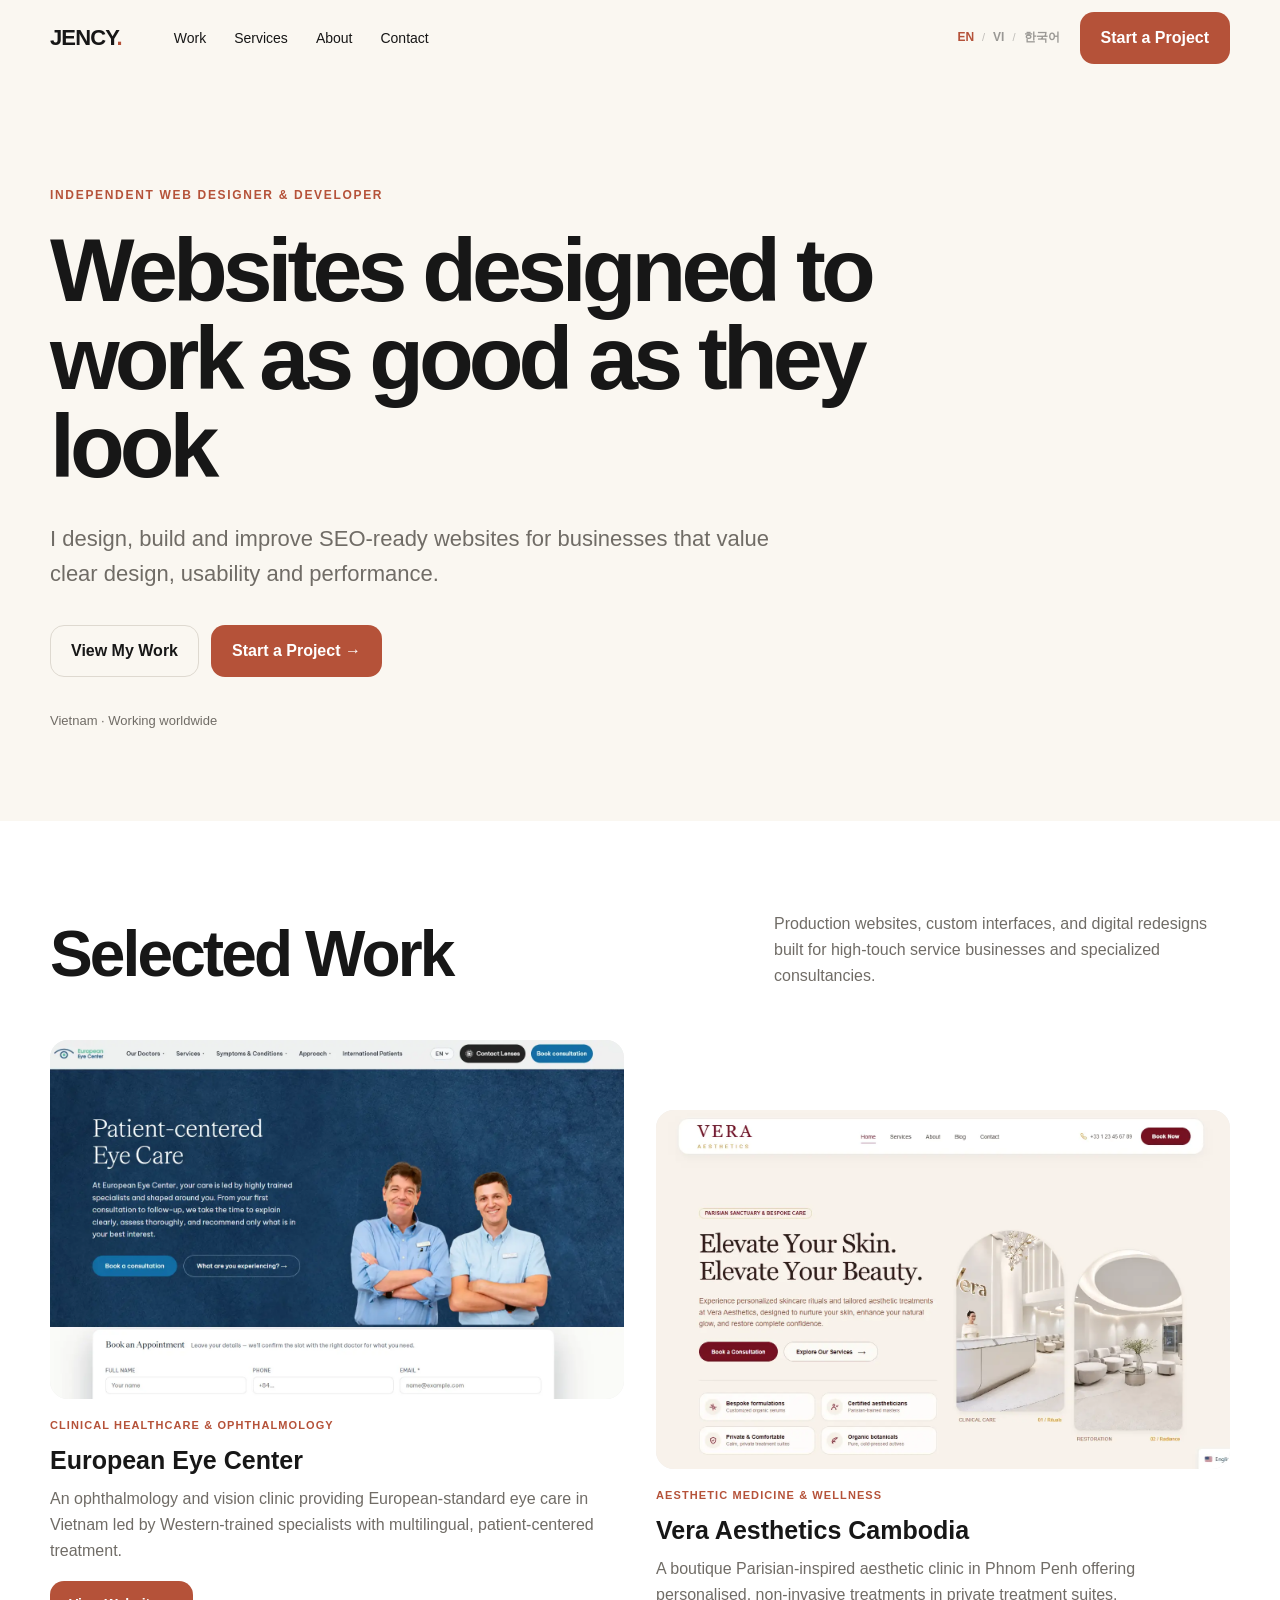
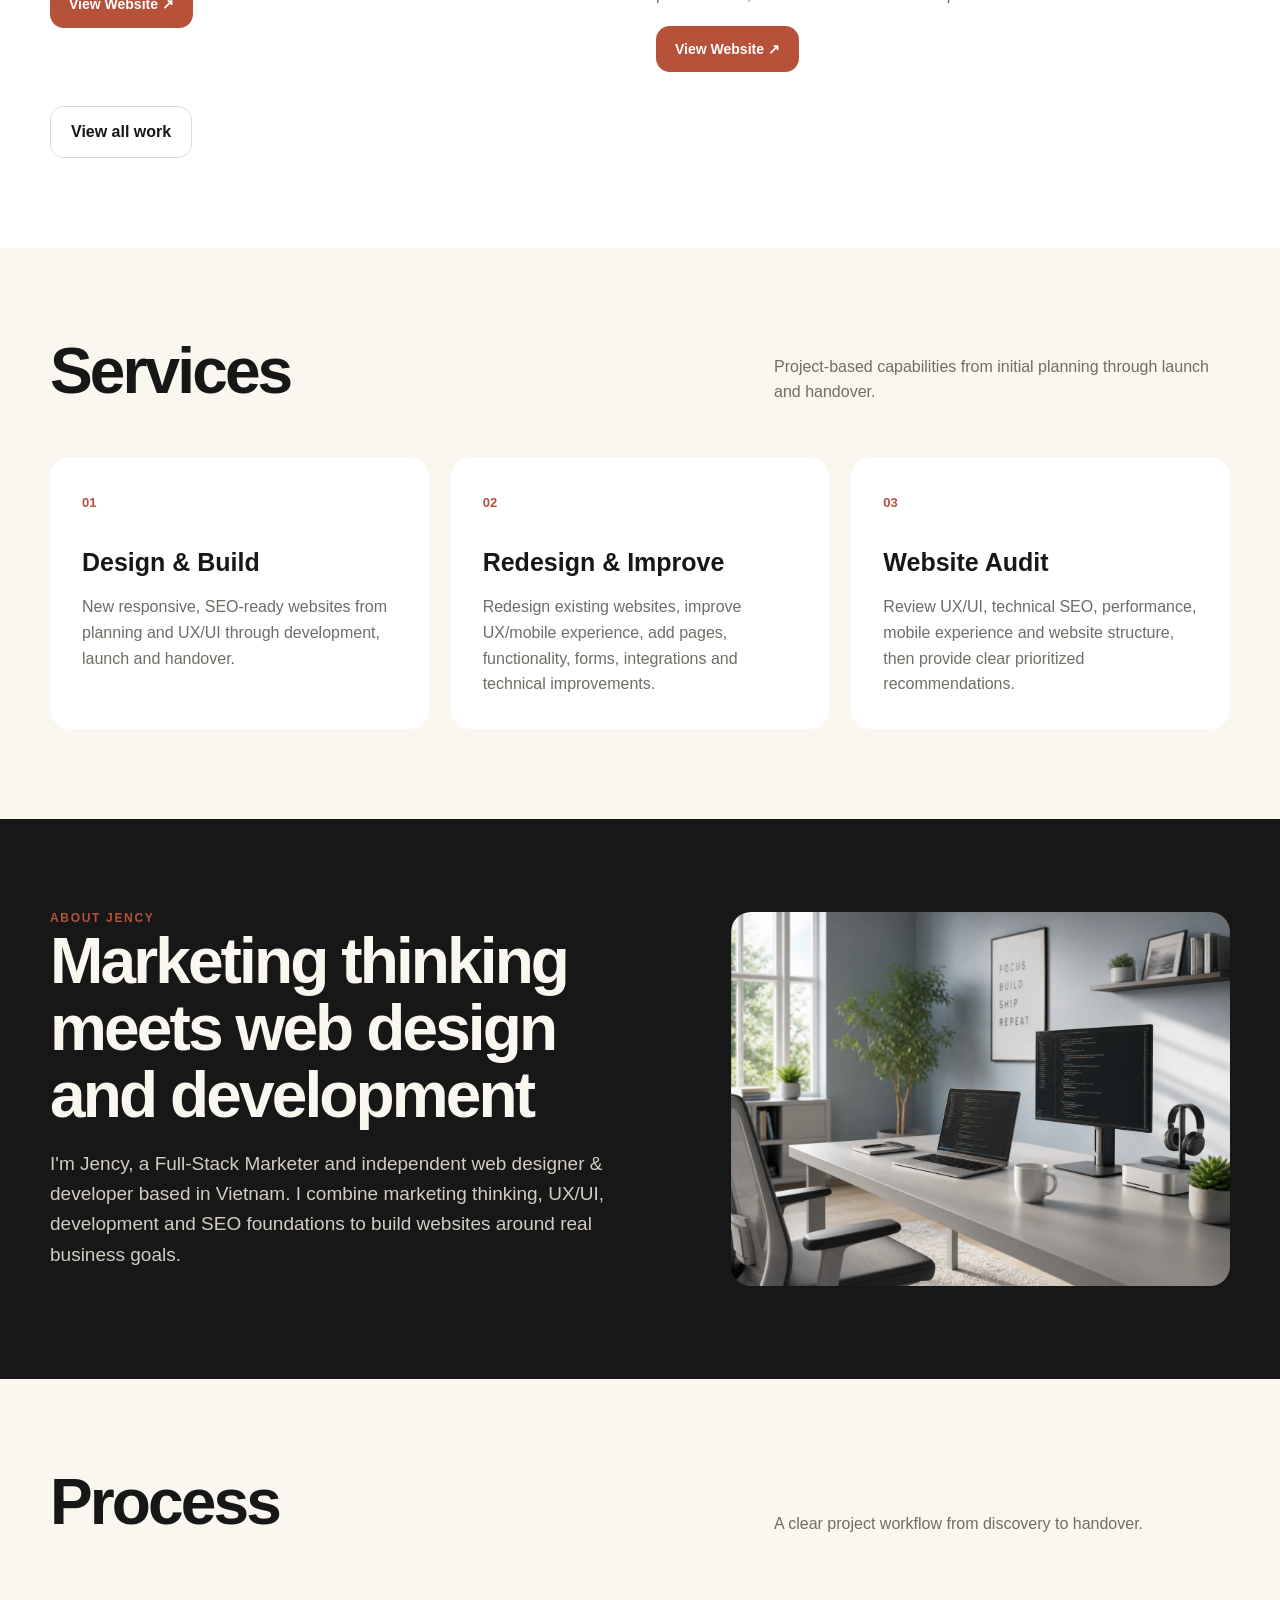
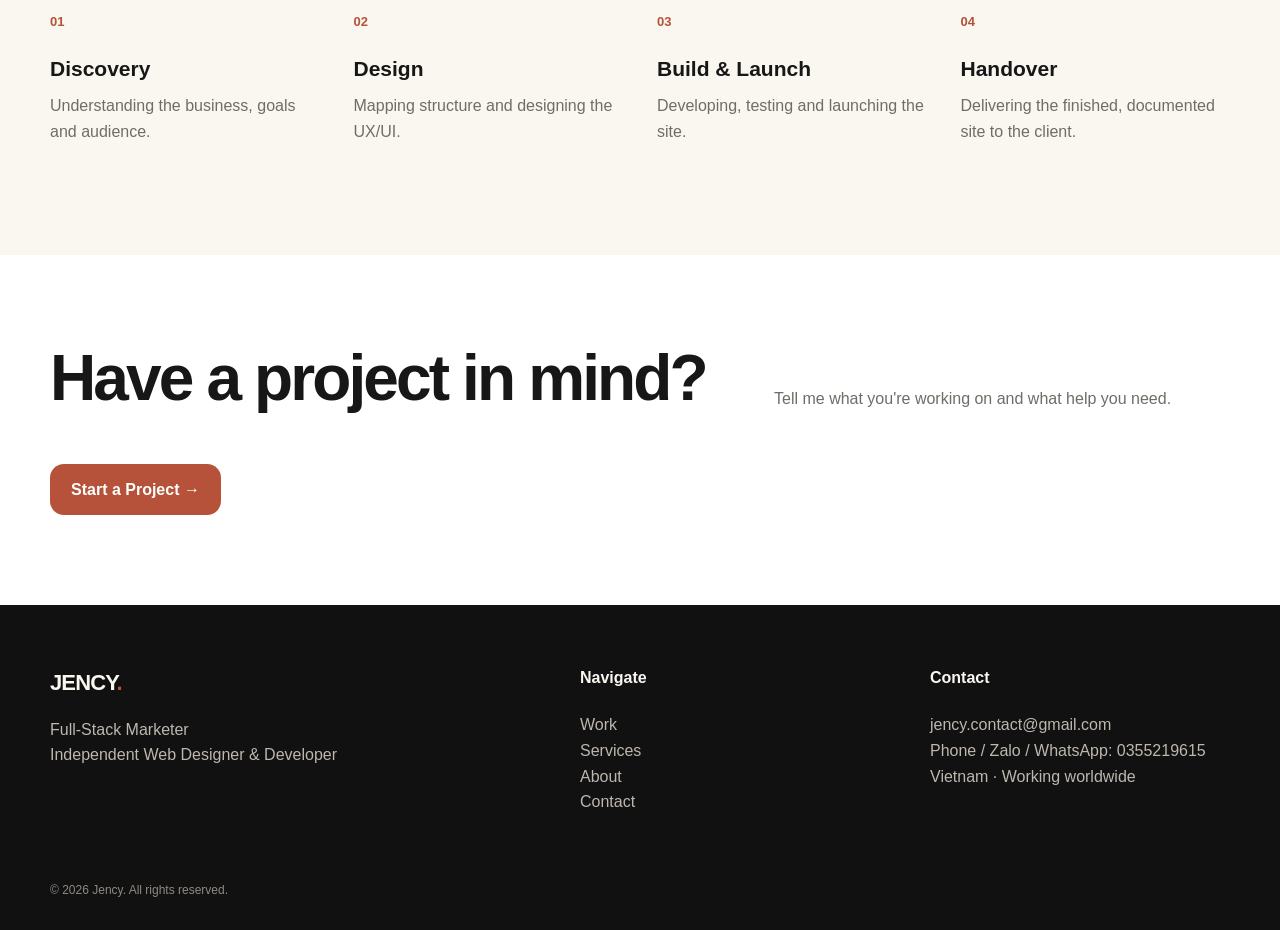
<file: index.html>
<!DOCTYPE html>

<html lang="en">
<head>
<meta charset="utf-8"/>
<meta content="width=device-width,initial-scale=1" name="viewport"/>
<title>Jency | Web Designer &amp; Developer</title>
<meta content="Jency — Full-Stack Marketer and Independent Web Designer &amp; Developer based in Vietnam." name="description"/>
<link href="assets/style.css" rel="stylesheet"/>
</head>
<body>
<!-- HEADER -->
<header class="header">
<div class="container nav">
<a class="brand" href="./index.html">
        JENCY<span>.</span>
</a>
<nav class="navlinks">
<a data-i18n="nav_work" href="./work.html">Work</a>
<a data-i18n="nav_services" href="./services.html">Services</a>
<a data-i18n="nav_about" href="./about.html">About</a>
<a data-i18n="nav_contact" href="./contact.html">Contact</a>
</nav>
<div aria-label="Language" class="language-switcher"><button data-lang="en" type="button">EN</button><span>/</span><button data-lang="vi" type="button">VI</button><span>/</span><button data-lang="ko" type="button">한국어</button></div><a class="btn btn-primary" data-i18n="start_project" href="./contact.html">
        Start a Project
      </a>
<button aria-label="Open menu" class="menu">☰</button>
</div>
</header>
<main>
<!-- HERO -->
<section class="hero">
<div class="container">
<div class="eyebrow" data-i18n="home_eyebrow">
          Independent Web Designer &amp; Developer
        </div>
<h1 data-i18n="home_title">
          Websites designed to work as good as they look
        </h1>
<p class="lead" data-i18n="home_lead">
          I design, build and improve SEO-ready websites for businesses
          that value clear design, usability and performance.
        </p>
<div class="actions">
<a class="btn btn-secondary" data-i18n="view_my_work" href="./work.html">
            View My Work
          </a>
<a class="btn btn-primary" data-i18n="start_project_arrow" href="./contact.html">
            Start a Project →
          </a>
</div>
<div class="meta" data-i18n="location_worldwide">
          Vietnam · Working worldwide
        </div>
</div>
</section>
<!-- SELECTED WORK -->
<section class="section white">
<div class="container">
<div class="section-head">
<h2 data-i18n="selected_work">Selected Work</h2>
<p data-i18n="selected_work_desc">
            Production websites, custom interfaces, and digital redesigns
            built for high-touch service businesses and specialized
            consultancies.
          </p>
</div>
<div class="work-grid">
<!-- EUROPEAN EYE CENTER -->
<article class="project">
<div class="shot">
<img alt="European Eye Center website" src="assets/images/portfolio_european_eye_center.webp"/>
</div>
<div class="project-info">
<div class="project-tag" data-i18n="tag_eec">
                Clinical Healthcare &amp; Ophthalmology
              </div>
<h3>European Eye Center</h3>
<p data-i18n="desc_eec">
                An ophthalmology and vision clinic providing European-standard
                eye care in Vietnam led by Western-trained specialists with
                multilingual, patient-centered treatment.
              </p>
<a class="btn btn-primary project-cta" data-i18n="view_website" href="https://europeaneyecenter.com/" rel="noopener" target="_blank">
                View Website ↗
              </a>
</div>
</article>
<!-- VERA AESTHETICS CAMBODIA -->
<article class="project">
<div class="shot">
<img alt="Vera Aesthetics Cambodia website" src="assets/images/portfolio_vera_aesthetics.webp"/>
</div>
<div class="project-info">
<div class="project-tag" data-i18n="tag_vera">
                Aesthetic Medicine &amp; Wellness
              </div>
<h3>Vera Aesthetics Cambodia</h3>
<p data-i18n="desc_vera">
                A boutique Parisian-inspired aesthetic clinic in Phnom Penh
                offering personalised, non-invasive treatments in private
                treatment suites.
              </p>
<a class="btn btn-primary project-cta" data-i18n="view_website" href="https://veraaestheticscambodia.com/" rel="noopener" target="_blank">
                View Website ↗
              </a>
</div>
</article>
</div>
<div class="actions">
<a class="btn btn-secondary" data-i18n="view_all_work" href="./work.html">
            View all work
          </a>
</div>
</div>
</section>
<!-- SERVICES -->
<section class="section">
<div class="container">
<div class="section-head">
<h2 data-i18n="nav_services">Services</h2>
<p data-i18n="services_home_desc">
            Project-based capabilities from initial planning through
            launch and handover.
          </p>
</div>
<div class="services">
<article class="service">
<span class="num">01</span>
<h3 data-i18n="service_design">Design &amp; Build</h3>
<p data-i18n="service_design_desc">
              New responsive, SEO-ready websites from planning and UX/UI
              through development, launch and handover.
            </p>
</article>
<article class="service">
<span class="num">02</span>
<h3 data-i18n="service_redesign">Redesign &amp; Improve</h3>
<p data-i18n="service_redesign_desc">
              Redesign existing websites, improve UX/mobile experience,
              add pages, functionality, forms, integrations and technical
              improvements.
            </p>
</article>
<article class="service">
<span class="num">03</span>
<h3 data-i18n="service_audit">Website Audit</h3>
<p data-i18n="service_audit_desc">
              Review UX/UI, technical SEO, performance, mobile experience
              and website structure, then provide clear prioritized
              recommendations.
            </p>
</article>
</div>
</div>
</section>
<!-- ABOUT -->
<section class="section dark">
<div class="container approach">
<div>
<div class="eyebrow" data-i18n="about_jency">
            About Jency
          </div>
<h2 data-i18n="about_title">
            Marketing thinking meets web design and development
          </h2>
<p data-i18n="about_home_desc">
            I'm Jency, a Full-Stack Marketer and independent web designer
            &amp; developer based in Vietnam. I combine marketing thinking,
            UX/UI, development and SEO foundations to build websites around
            real business goals.
          </p>
</div>
<img alt="Web design and development workspace" src="assets/images/jency_approach_workspace.webp"/>
</div>
</section>
<!-- PROCESS -->
<section class="section">
<div class="container">
<div class="section-head">
<h2 data-i18n="process">Process</h2>
<p data-i18n="process_desc">
            A clear project workflow from discovery to handover.
          </p>
</div>
<div class="process">
<div class="step">
<span class="num">01</span>
<h3 data-i18n="discovery">Discovery</h3>
<p data-i18n="discovery_desc">
              Understanding the business, goals and audience.
            </p>
</div>
<div class="step">
<span class="num">02</span>
<h3 data-i18n="design">Design</h3>
<p data-i18n="design_desc">
              Mapping structure and designing the UX/UI.
            </p>
</div>
<div class="step">
<span class="num">03</span>
<h3 data-i18n="build_launch">Build &amp; Launch</h3>
<p data-i18n="build_launch_desc">
              Developing, testing and launching the site.
            </p>
</div>
<div class="step">
<span class="num">04</span>
<h3 data-i18n="handover">Handover</h3>
<p data-i18n="handover_desc">
              Delivering the finished, documented site to the client.
            </p>
</div>
</div>
</div>
</section>
<!-- CTA -->
<section class="section white">
<div class="container">
<div class="section-head">
<h2 data-i18n="project_mind">Have a project in mind?</h2>
<p data-i18n="project_mind_desc">
            Tell me what you're working on and what help you need.
          </p>
</div>
<a class="btn btn-primary" data-i18n="start_project_arrow" href="./contact.html">
          Start a Project →
        </a>
</div>
</section>
</main>
<!-- FOOTER -->
<footer class="footer">
<div class="container">
<div class="footer-grid">
<div>
<div class="brand">
            JENCY<span>.</span>
</div>
<p data-i18n-html="footer_role_html">
            Full-Stack Marketer<br/>
            Independent Web Designer &amp; Developer
          </p>
</div>
<div>
<h4 data-i18n="navigate">Navigate</h4>
<p>
<a data-i18n="nav_work" href="./work.html">Work</a><br/>
<a data-i18n="nav_services" href="./services.html">Services</a><br/>
<a data-i18n="nav_about" href="./about.html">About</a><br/>
<a data-i18n="nav_contact" href="./contact.html">Contact</a>
</p>
</div>
<div>
<h4 data-i18n="nav_contact">Contact</h4>
<p data-i18n-html="footer_contact_html">
<a href="mailto:jency.contact@gmail.com">
              jency.contact@gmail.com
            </a>
<br/>
<a data-i18n="phone_zalo" href="tel:0355219615">
              Phone / Zalo / WhatsApp: 0355219615
            </a>
<br/>

            Vietnam · Working worldwide

          </p>
</div>
</div>
<div class="copyright" data-i18n="copyright">
        © 2026 Jency. All rights reserved.
      </div>
</div>
</footer>
<script src="assets/translations.js"></script><script src="assets/script.js"></script>
</body>
</html>
</file>
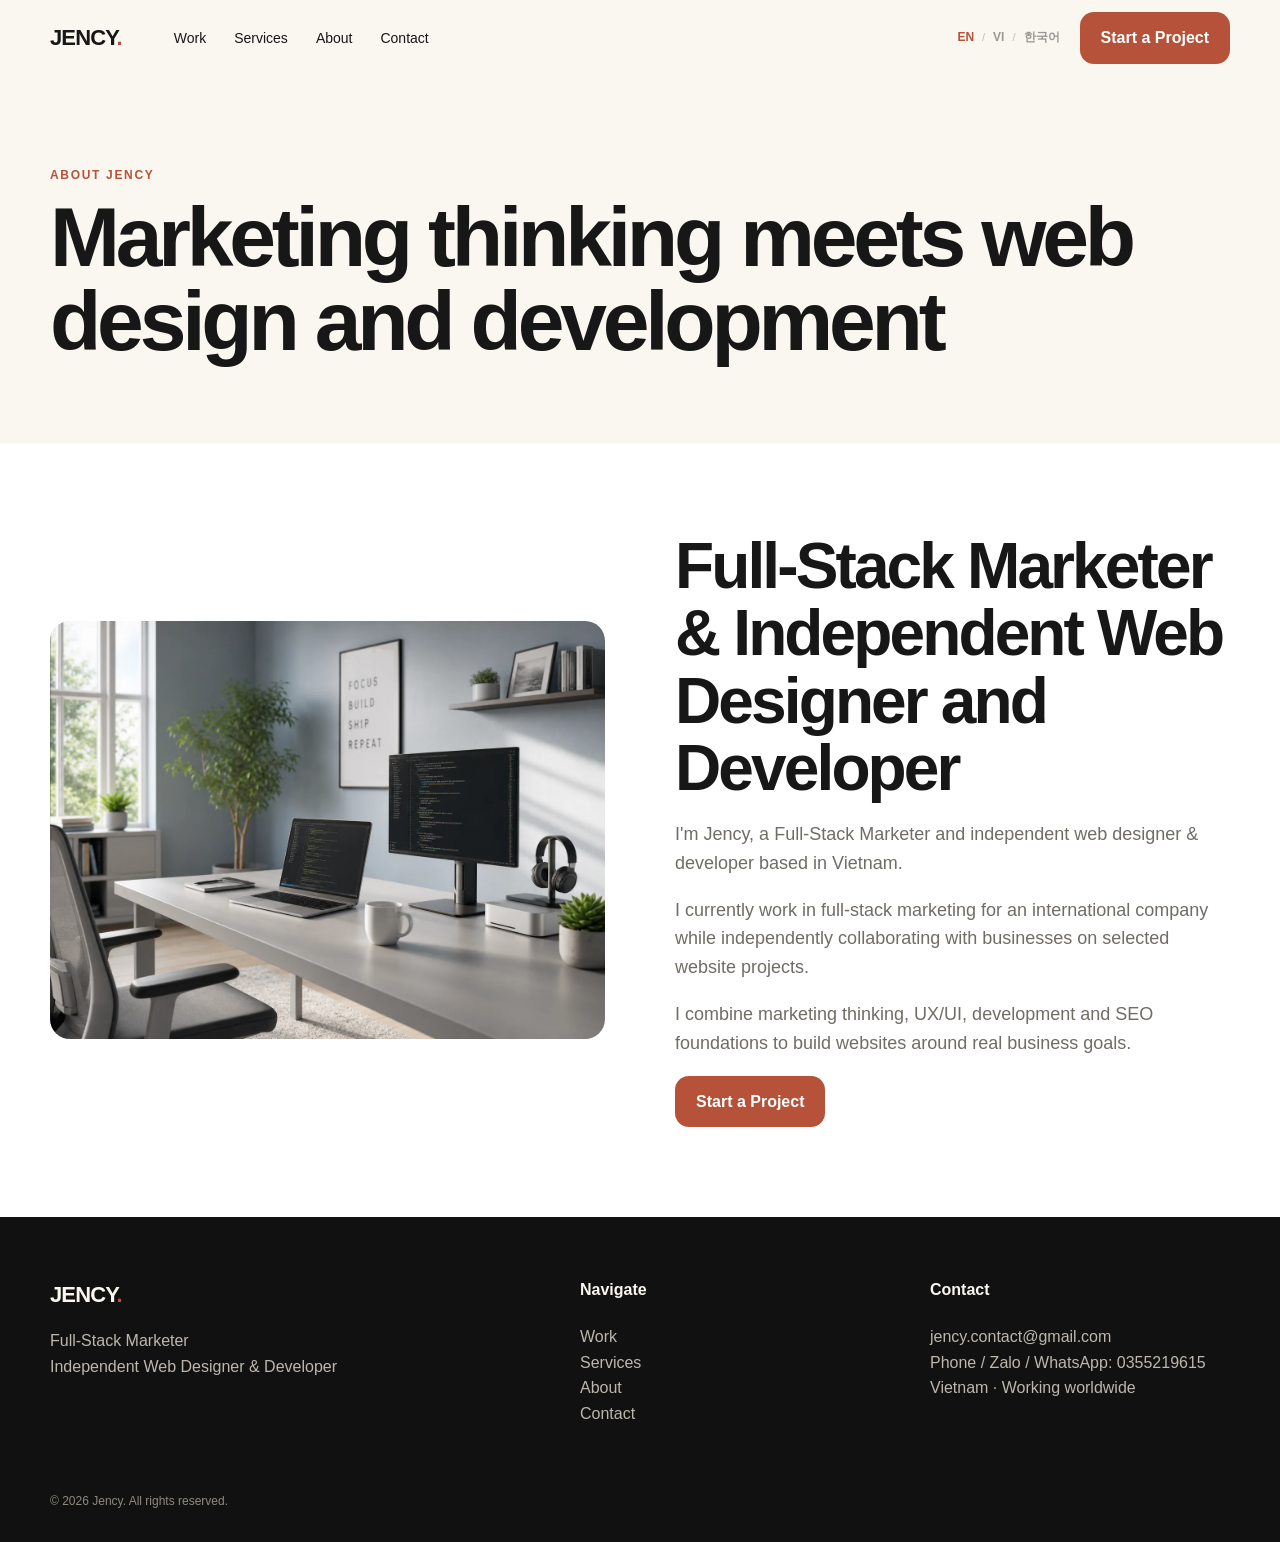
<file: about.html>
<!DOCTYPE html>
<html lang="en"><head><meta charset="utf-8"/><meta content="width=device-width,initial-scale=1" name="viewport"/><title>About | Jency</title><meta content="Jency — Full-Stack Marketer and Independent Web Designer &amp; Developer based in Vietnam." name="description"/><link href="assets/style.css" rel="stylesheet"/></head><body><header class="header"><div class="container nav"><a class="brand" href="./index.html">JENCY<span>.</span></a><nav class="navlinks"><a data-i18n="nav_work" href="./work.html">Work</a><a data-i18n="nav_services" href="./services.html">Services</a><a data-i18n="nav_about" href="./about.html">About</a><a data-i18n="nav_contact" href="./contact.html">Contact</a></nav><div aria-label="Language" class="language-switcher"><button data-lang="en" type="button">EN</button><span>/</span><button data-lang="vi" type="button">VI</button><span>/</span><button data-lang="ko" type="button">한국어</button></div><a class="btn btn-primary" data-i18n="start_project" href="./contact.html">Start a Project</a><button aria-label="Open menu" class="menu">☰</button></div></header><main><section class="page-hero"><div class="container"><div class="eyebrow" data-i18n="about_jency">About Jency</div><h1 data-i18n="about_title">Marketing thinking meets web design and development</h1></div></section><section class="section white"><div class="container about-grid"><img alt="Jency digital workspace" src="assets/images/jency_approach_workspace.webp"/><div class="about-copy"><h2 data-i18n="about_role">Full-Stack Marketer &amp; Independent Web Designer and Developer</h2><p data-i18n="about_p1">I'm Jency, a Full-Stack Marketer and independent web designer &amp; developer based in Vietnam.</p><p data-i18n="about_p2">I currently work in full-stack marketing for an international company while independently collaborating with businesses on selected website projects.</p><p data-i18n="about_p3">I combine marketing thinking, UX/UI, development and SEO foundations to build websites around real business goals.</p><a class="btn btn-primary" data-i18n="start_project" href="./contact.html">Start a Project</a></div></div></section></main><footer class="footer"><div class="container"><div class="footer-grid"><div><div class="brand">JENCY<span>.</span></div><p data-i18n-html="footer_role_html">Full-Stack Marketer<br/>Independent Web Designer &amp; Developer</p></div><div><h4 data-i18n="navigate">Navigate</h4><p><a data-i18n="nav_work" href="./work.html">Work</a><br/><a data-i18n="nav_services" href="./services.html">Services</a><br/><a data-i18n="nav_about" href="./about.html">About</a><br/><a data-i18n="nav_contact" href="./contact.html">Contact</a></p></div><div><h4 data-i18n="nav_contact">Contact</h4><p data-i18n-html="footer_contact_html"><a href="mailto:jency.contact@gmail.com">jency.contact@gmail.com</a><br/><a data-i18n="phone_zalo" href="tel:0355219615">Phone / Zalo / WhatsApp: 0355219615</a><br/>Vietnam · Working worldwide</p></div></div><div class="copyright" data-i18n="copyright">© 2026 Jency. All rights reserved.</div></div></footer><script src="assets/translations.js"></script><script src="assets/script.js"></script></body></html>
</file>
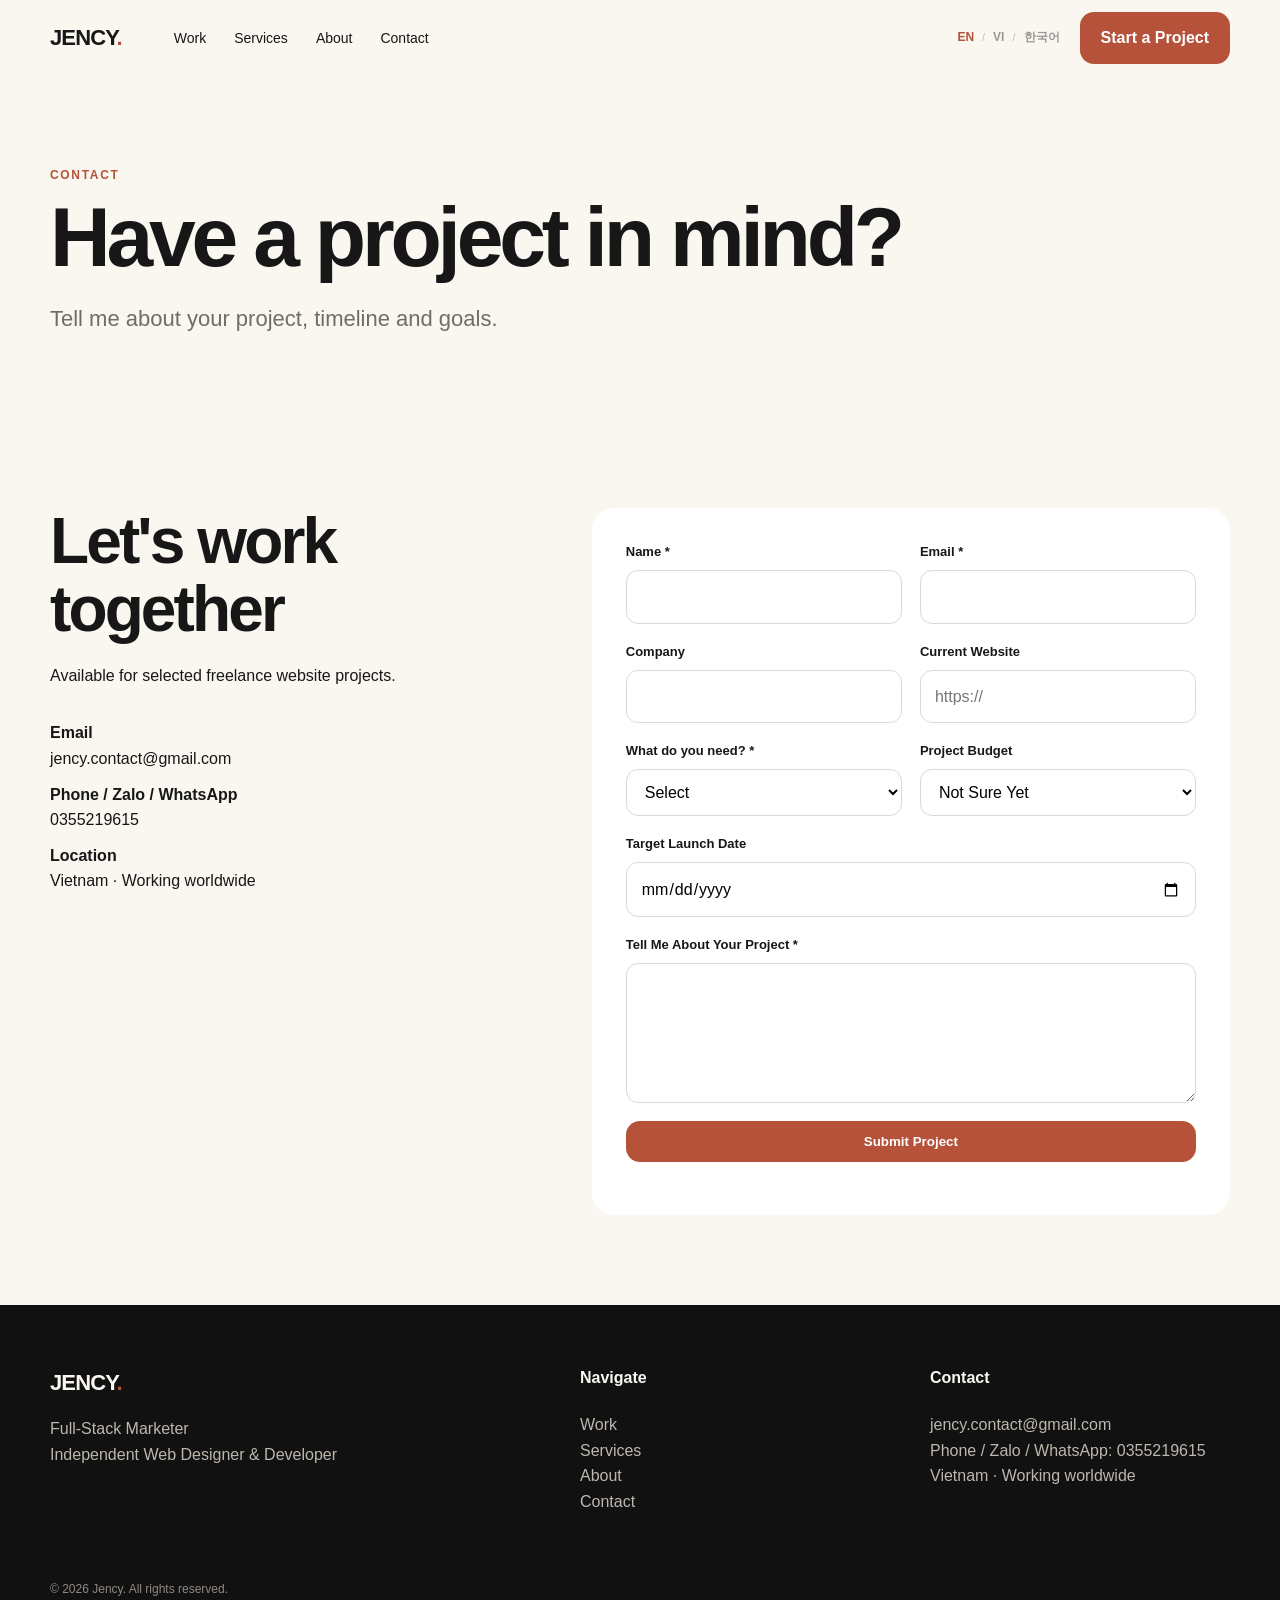
<file: contact.html>
<!DOCTYPE html>
<html lang="en"><head><meta charset="utf-8"/><meta content="width=device-width,initial-scale=1" name="viewport"/><title>Contact | Jency</title><meta content="Jency — Full-Stack Marketer and Independent Web Designer &amp; Developer based in Vietnam." name="description"/><link href="assets/style.css" rel="stylesheet"/></head><body><header class="header"><div class="container nav"><a class="brand" href="./index.html">JENCY<span>.</span></a><nav class="navlinks"><a data-i18n="nav_work" href="./work.html">Work</a><a data-i18n="nav_services" href="./services.html">Services</a><a data-i18n="nav_about" href="./about.html">About</a><a data-i18n="nav_contact" href="./contact.html">Contact</a></nav><div aria-label="Language" class="language-switcher"><button data-lang="en" type="button">EN</button><span>/</span><button data-lang="vi" type="button">VI</button><span>/</span><button data-lang="ko" type="button">한국어</button></div><a class="btn btn-primary" data-i18n="start_project" href="./contact.html">Start a Project</a><button aria-label="Open menu" class="menu">☰</button></div></header><main><section class="page-hero"><div class="container"><div class="eyebrow" data-i18n="nav_contact">Contact</div><h1 data-i18n="project_mind">Have a project in mind?</h1><p class="lead" data-i18n="contact_lead">Tell me about your project, timeline and goals.</p></div></section><section class="section"><div class="container contact"><div><h2 data-i18n="work_together">Let's work together</h2><p data-i18n="availability">Available for selected freelance website projects.</p><div class="contact-details"><a href="mailto:jency.contact@gmail.com"><strong data-i18n="email_label">Email</strong><br/>jency.contact@gmail.com</a><a href="tel:0355219615"><strong data-i18n="phone_label">Phone / Zalo / WhatsApp</strong><br/>0355219615</a><span data-i18n-html="contact_location_html"><strong data-i18n="location_label">Location</strong><br/>Vietnam · Working worldwide</span></div></div><form action="https://api.web3forms.com/submit" class="form" id="project-form" method="POST">
<input name="access_key" type="hidden" value="06141f20-3392-4ba1-9543-38469692132b"/>
<input name="subject" type="hidden" value="New Website Project — Jency Portfolio"/>
<input name="from_name" type="hidden" value="Jency Portfolio Website"/>
<input class="hidden" name="botcheck" style="display:none" type="checkbox"/>
<div class="fields">
<div class="field"><label data-i18n="form_name" for="name">Name *</label><input autocomplete="name" id="name" name="name" required=""/></div>
<div class="field"><label data-i18n="form_email" for="email">Email *</label><input autocomplete="email" id="email" name="email" required="" type="email"/></div>
<div class="field"><label data-i18n="form_company" for="company">Company</label><input autocomplete="organization" id="company" name="company"/></div>
<div class="field"><label data-i18n="form_website" for="website">Current Website</label><input id="website" name="current_website" placeholder="https://" type="url"/></div>
<div class="field"><label data-i18n="form_need" for="service">What do you need? *</label><select id="service" name="service" required=""><option data-i18n="form_select" value="">Select</option><option data-i18n="form_new">New Website</option><option data-i18n="form_redesign">Website Redesign</option><option data-i18n="form_improve">Website Improvements</option><option data-i18n="service_audit">Website Audit</option><option data-i18n="form_unsure">Not Sure Yet</option></select></div>
<div class="field"><label data-i18n="form_budget" for="budget">Project Budget</label><select id="budget" name="budget"><option data-i18n="form_unsure">Not Sure Yet</option><option data-i18n="budget_under">Under $1,000</option><option>$1,000–$2,500</option><option>$2,500–$5,000</option><option>$5,000+</option></select></div>
<div class="field full"><label data-i18n="form_launch" for="launch-date">Target Launch Date</label><input id="launch-date" name="target_launch_date" type="date"/></div>
<div class="field full"><label data-i18n="form_message" for="message">Tell Me About Your Project *</label><textarea id="message" name="message" required=""></textarea></div>
<div class="field full"><button class="btn btn-primary" data-i18n="form_submit" id="project-submit" type="submit">Submit Project</button><p aria-live="polite" class="form-status" id="form-status" role="status"></p></div>
</div></form></div></section></main><footer class="footer"><div class="container"><div class="footer-grid"><div><div class="brand">JENCY<span>.</span></div><p data-i18n-html="footer_role_html">Full-Stack Marketer<br/>Independent Web Designer &amp; Developer</p></div><div><h4 data-i18n="navigate">Navigate</h4><p><a data-i18n="nav_work" href="./work.html">Work</a><br/><a data-i18n="nav_services" href="./services.html">Services</a><br/><a data-i18n="nav_about" href="./about.html">About</a><br/><a data-i18n="nav_contact" href="./contact.html">Contact</a></p></div><div><h4 data-i18n="nav_contact">Contact</h4><p data-i18n-html="footer_contact_html"><a href="mailto:jency.contact@gmail.com">jency.contact@gmail.com</a><br/><a data-i18n="phone_zalo" href="tel:0355219615">Phone / Zalo / WhatsApp: 0355219615</a><br/>Vietnam · Working worldwide</p></div></div><div class="copyright" data-i18n="copyright">© 2026 Jency. All rights reserved.</div></div></footer><script src="assets/translations.js"></script><script src="assets/script.js"></script></body></html>
</file>
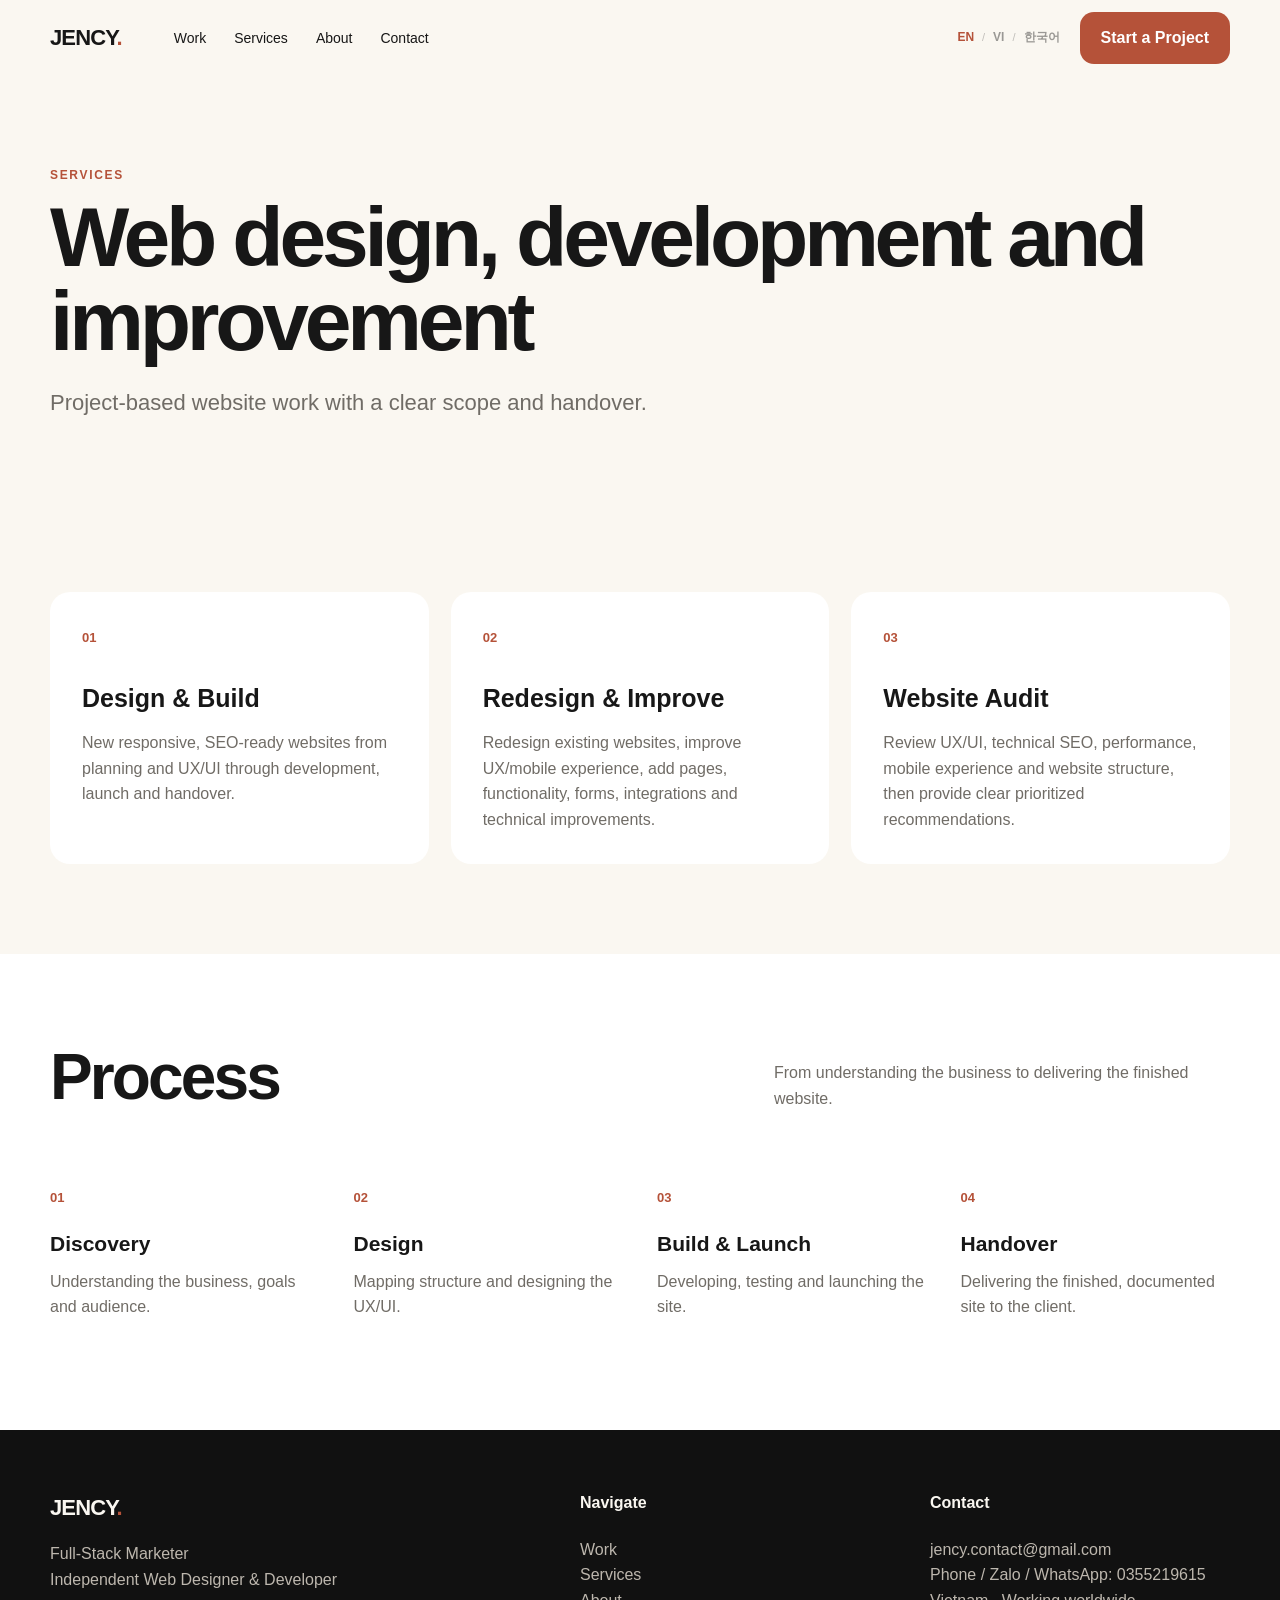
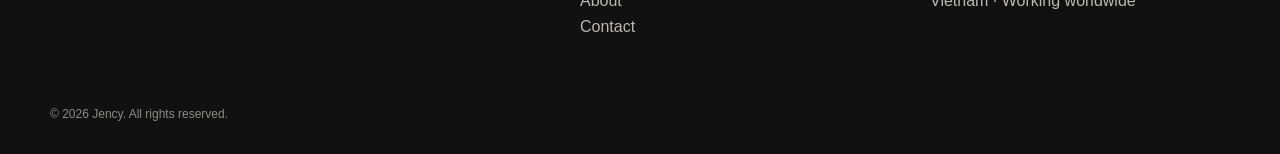
<file: services.html>
<!DOCTYPE html>
<html lang="en"><head><meta charset="utf-8"/><meta content="width=device-width,initial-scale=1" name="viewport"/><title>Services | Jency</title><meta content="Jency — Full-Stack Marketer and Independent Web Designer &amp; Developer based in Vietnam." name="description"/><link href="assets/style.css" rel="stylesheet"/></head><body><header class="header"><div class="container nav"><a class="brand" href="./index.html">JENCY<span>.</span></a><nav class="navlinks"><a data-i18n="nav_work" href="./work.html">Work</a><a data-i18n="nav_services" href="./services.html">Services</a><a data-i18n="nav_about" href="./about.html">About</a><a data-i18n="nav_contact" href="./contact.html">Contact</a></nav><div aria-label="Language" class="language-switcher"><button data-lang="en" type="button">EN</button><span>/</span><button data-lang="vi" type="button">VI</button><span>/</span><button data-lang="ko" type="button">한국어</button></div><a class="btn btn-primary" data-i18n="start_project" href="./contact.html">Start a Project</a><button aria-label="Open menu" class="menu">☰</button></div></header><main><section class="page-hero"><div class="container"><div class="eyebrow" data-i18n="nav_services">Services</div><h1 data-i18n="services_title">Web design, development and improvement</h1><p class="lead" data-i18n="services_lead">Project-based website work with a clear scope and handover.</p></div></section><section class="section"><div class="container"><div class="services"><article class="service"><span class="num">01</span><h3 data-i18n="service_design">Design &amp; Build</h3><p data-i18n="service_design_desc">New responsive, SEO-ready websites from planning and UX/UI through development, launch and handover.</p></article><article class="service"><span class="num">02</span><h3 data-i18n="service_redesign">Redesign &amp; Improve</h3><p data-i18n="service_redesign_desc">Redesign existing websites, improve UX/mobile experience, add pages, functionality, forms, integrations and technical improvements.</p></article><article class="service"><span class="num">03</span><h3 data-i18n="service_audit">Website Audit</h3><p data-i18n="service_audit_desc">Review UX/UI, technical SEO, performance, mobile experience and website structure, then provide clear prioritized recommendations.</p></article></div></div></section><section class="section white"><div class="container"><div class="section-head"><h2 data-i18n="process">Process</h2><p data-i18n="process_services_desc">From understanding the business to delivering the finished website.</p></div><div class="process"><div class="step"><span class="num">01</span><h3 data-i18n="discovery">Discovery</h3><p data-i18n="discovery_desc">Understanding the business, goals and audience.</p></div><div class="step"><span class="num">02</span><h3 data-i18n="design">Design</h3><p data-i18n="design_desc">Mapping structure and designing the UX/UI.</p></div><div class="step"><span class="num">03</span><h3 data-i18n="build_launch">Build &amp; Launch</h3><p data-i18n="build_launch_desc">Developing, testing and launching the site.</p></div><div class="step"><span class="num">04</span><h3 data-i18n="handover">Handover</h3><p data-i18n="handover_desc">Delivering the finished, documented site to the client.</p></div></div></div></section></main><footer class="footer"><div class="container"><div class="footer-grid"><div><div class="brand">JENCY<span>.</span></div><p data-i18n-html="footer_role_html">Full-Stack Marketer<br/>Independent Web Designer &amp; Developer</p></div><div><h4 data-i18n="navigate">Navigate</h4><p><a data-i18n="nav_work" href="./work.html">Work</a><br/><a data-i18n="nav_services" href="./services.html">Services</a><br/><a data-i18n="nav_about" href="./about.html">About</a><br/><a data-i18n="nav_contact" href="./contact.html">Contact</a></p></div><div><h4 data-i18n="nav_contact">Contact</h4><p data-i18n-html="footer_contact_html"><a href="mailto:jency.contact@gmail.com">jency.contact@gmail.com</a><br/><a data-i18n="phone_zalo" href="tel:0355219615">Phone / Zalo / WhatsApp: 0355219615</a><br/>Vietnam · Working worldwide</p></div></div><div class="copyright" data-i18n="copyright">© 2026 Jency. All rights reserved.</div></div></footer><script src="assets/translations.js"></script><script src="assets/script.js"></script></body></html>
</file>
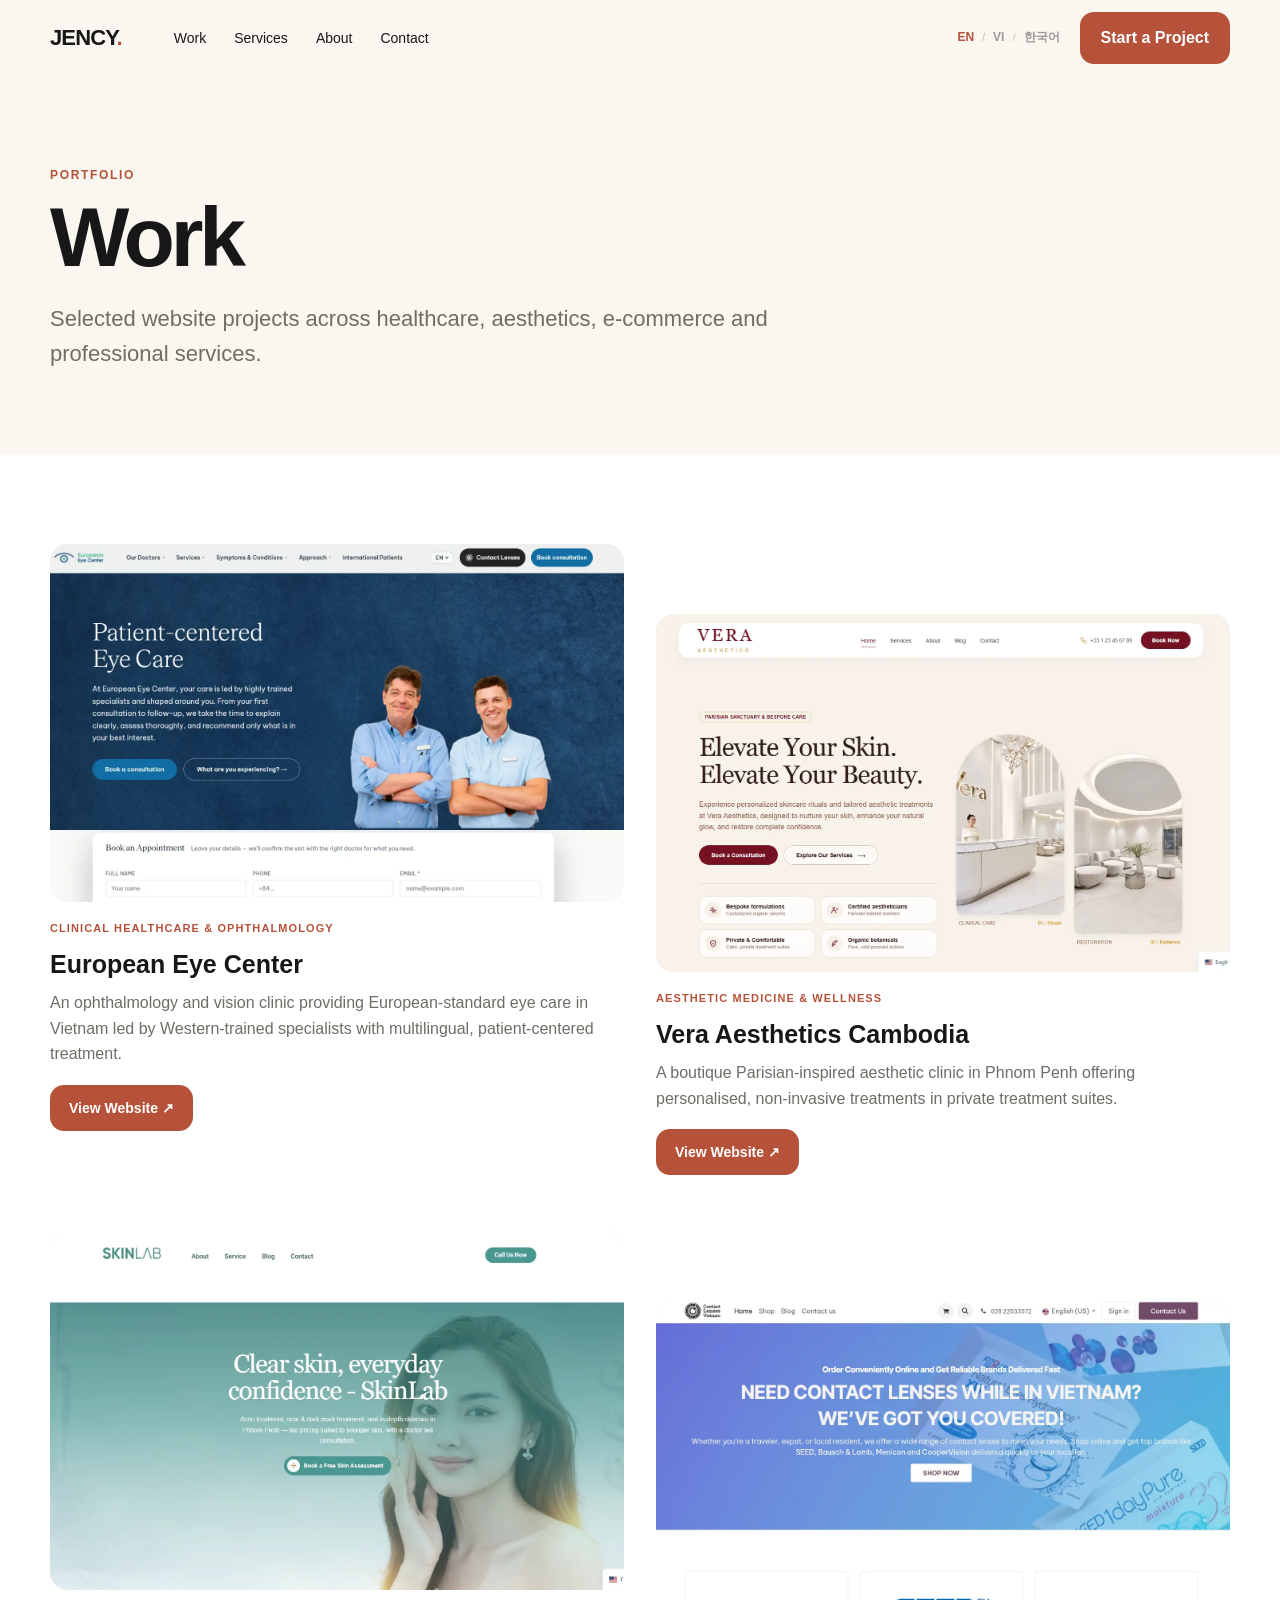
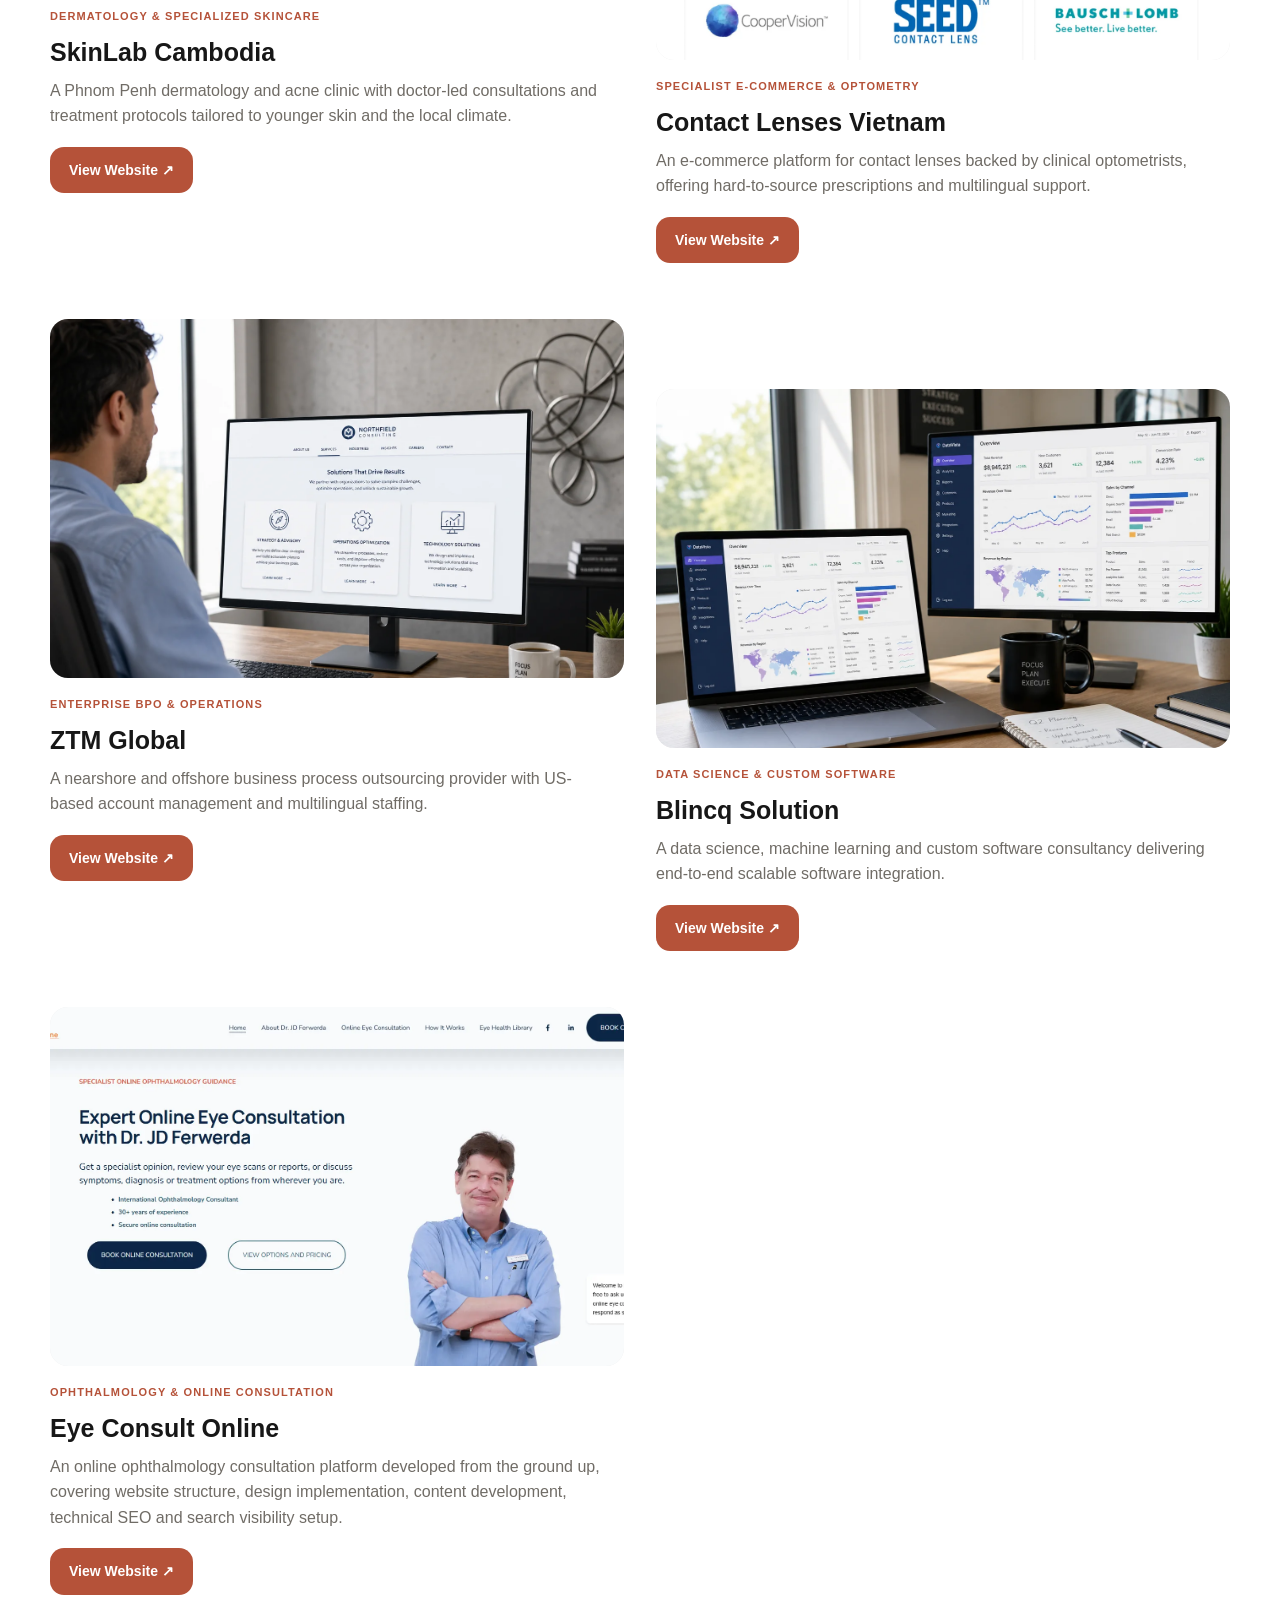
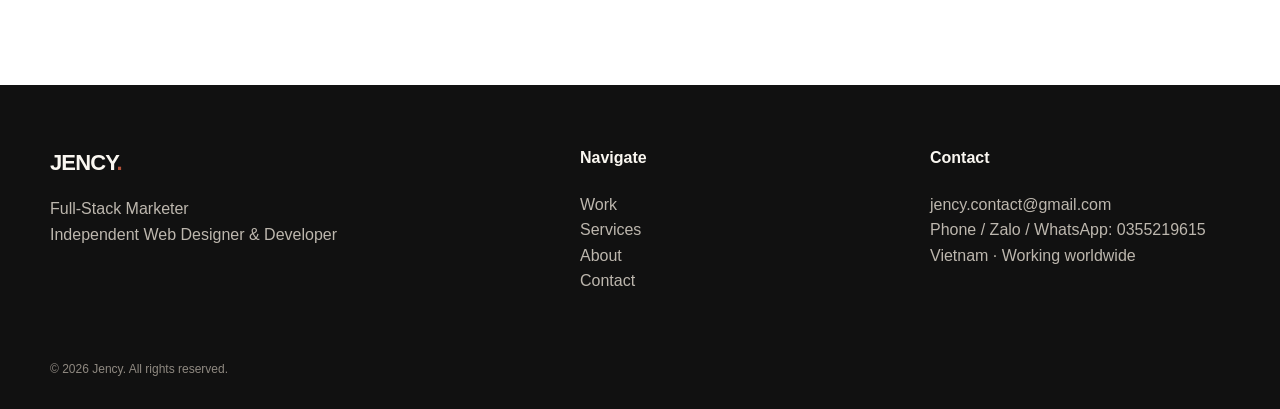
<file: work.html>
<!DOCTYPE html>

<html lang="en">
<head>
<meta charset="utf-8"/>
<meta content="width=device-width,initial-scale=1" name="viewport"/>
<title>Work | Jency</title>
<meta content="Jency — Full-Stack Marketer and Independent Web Designer &amp; Developer based in Vietnam." name="description"/>
<link href="assets/style.css" rel="stylesheet"/>
</head>
<body>
<!-- HEADER -->
<header class="header">
<div class="container nav">
<a class="brand" href="./index.html">
        JENCY<span>.</span>
</a>
<nav class="navlinks">
<a data-i18n="nav_work" href="./work.html">Work</a>
<a data-i18n="nav_services" href="./services.html">Services</a>
<a data-i18n="nav_about" href="./about.html">About</a>
<a data-i18n="nav_contact" href="./contact.html">Contact</a>
</nav>
<div aria-label="Language" class="language-switcher"><button data-lang="en" type="button">EN</button><span>/</span><button data-lang="vi" type="button">VI</button><span>/</span><button data-lang="ko" type="button">한국어</button></div><a class="btn btn-primary" data-i18n="start_project" href="./contact.html">
        Start a Project
      </a>
<button aria-label="Open menu" class="menu">☰</button>
</div>
</header>
<main>
<!-- HERO -->
<section class="page-hero">
<div class="container">
<div class="eyebrow" data-i18n="portfolio">Portfolio</div>
<h1 data-i18n="nav_work">Work</h1>
<p class="lead" data-i18n="work_lead">
          Selected website projects across healthcare, aesthetics,
          e-commerce and professional services.
        </p>
</div>
</section>
<!-- PROJECTS -->
<section class="section white">
<div class="container">
<div class="work-grid">
<!-- EUROPEAN EYE CENTER -->
<article class="project">
<div class="shot">
<img alt="European Eye Center website" src="assets/images/portfolio_european_eye_center.webp"/>
</div>
<div class="project-info">
<div class="project-tag" data-i18n="tag_eec">
                Clinical Healthcare &amp; Ophthalmology
              </div>
<h3>European Eye Center</h3>
<p data-i18n="desc_eec">
                An ophthalmology and vision clinic providing European-standard
                eye care in Vietnam led by Western-trained specialists with
                multilingual, patient-centered treatment.
              </p>
<a class="btn btn-primary project-cta" data-i18n="view_website" href="https://europeaneyecenter.com/" rel="noopener" target="_blank">
                View Website ↗
              </a>
</div>
</article>
<!-- VERA AESTHETICS CAMBODIA -->
<article class="project">
<div class="shot">
<img alt="Vera Aesthetics Cambodia website" src="assets/images/portfolio_vera_aesthetics.webp"/>
</div>
<div class="project-info">
<div class="project-tag" data-i18n="tag_vera">
                Aesthetic Medicine &amp; Wellness
              </div>
<h3>Vera Aesthetics Cambodia</h3>
<p data-i18n="desc_vera">
                A boutique Parisian-inspired aesthetic clinic in Phnom Penh
                offering personalised, non-invasive treatments in private
                treatment suites.
              </p>
<a class="btn btn-primary project-cta" data-i18n="view_website" href="https://veraaestheticscambodia.com/" rel="noopener" target="_blank">
                View Website ↗
              </a>
</div>
</article>
<!-- SKINLAB CAMBODIA -->
<article class="project">
<div class="shot">
<img alt="SkinLab Cambodia website" src="assets/images/portfolio_skinlab_cambodia.webp"/>
</div>
<div class="project-info">
<div class="project-tag" data-i18n="tag_skinlab">
                Dermatology &amp; Specialized Skincare
              </div>
<h3>SkinLab Cambodia</h3>
<p data-i18n="desc_skinlab">
                A Phnom Penh dermatology and acne clinic with doctor-led
                consultations and treatment protocols tailored to younger
                skin and the local climate.
              </p>
<a class="btn btn-primary project-cta" data-i18n="view_website" href="https://skinlabcambodia.com/" rel="noopener" target="_blank">
                View Website ↗
              </a>
</div>
</article>
<!-- CONTACT LENSES VIETNAM -->
<article class="project">
<div class="shot">
<img alt="Contact Lenses Vietnam website" src="assets/images/portfolio_contact_lenses_vietnam.webp"/>
</div>
<div class="project-info">
<div class="project-tag" data-i18n="tag_clv">
                Specialist E-Commerce &amp; Optometry
              </div>
<h3>Contact Lenses Vietnam</h3>
<p data-i18n="desc_clv">
                An e-commerce platform for contact lenses backed by clinical
                optometrists, offering hard-to-source prescriptions and
                multilingual support.
              </p>
<a class="btn btn-primary project-cta" data-i18n="view_website" href="https://contactlensesvietnam.com/" rel="noopener" target="_blank">
                View Website ↗
              </a>
</div>
</article>
<!-- ZTM GLOBAL -->
<article class="project">
<div class="shot">
<img alt="ZTM Global website" src="assets/images/portfolio_ztm_global.webp"/>
</div>
<div class="project-info">
<div class="project-tag" data-i18n="tag_ztm">
                Enterprise BPO &amp; Operations
              </div>
<h3>ZTM Global</h3>
<p data-i18n="desc_ztm">
                A nearshore and offshore business process outsourcing provider
                with US-based account management and multilingual staffing.
              </p>
<a class="btn btn-primary project-cta" data-i18n="view_website" href="https://ztmglobal.com/" rel="noopener" target="_blank">
                View Website ↗
              </a>
</div>
</article>
<!-- BLINCQ SOLUTION -->
<article class="project">
<div class="shot">
<img alt="Blincq Solution website" src="assets/images/portfolio_blincq_solution.webp"/>
</div>
<div class="project-info">
<div class="project-tag" data-i18n="tag_blincq">
                Data Science &amp; Custom Software
              </div>
<h3>Blincq Solution</h3>
<p data-i18n="desc_blincq">
                A data science, machine learning and custom software consultancy
                delivering end-to-end scalable software integration.
              </p>
<a class="btn btn-primary project-cta" data-i18n="view_website" href="http://blincqsolution.com/" rel="noopener" target="_blank">
                View Website ↗
              </a>
</div>
</article>
<!-- EYE CONSULT ONLINE -->
<article class="project">
<div class="shot">
<img alt="Eye Consult Online - online ophthalmology consultation website" src="assets/images/portfolio_eye_consult_online.webp"/>
</div>
<div class="project-info">
<div class="project-tag" data-i18n="tag_eco">
                Ophthalmology &amp; Online Consultation
              </div>
<h3>Eye Consult Online</h3>
<p data-i18n="desc_eco">
                An online ophthalmology consultation platform developed from
                the ground up, covering website structure, design implementation,
                content development, technical SEO and search visibility setup.
              </p>
<a class="btn btn-primary project-cta" data-i18n="view_website" href="http://eyeconsultonline.com/" rel="noopener" target="_blank">
                View Website ↗
              </a>
</div>
</article>
</div>
</div>
</section>
</main>
<!-- FOOTER -->
<footer class="footer">
<div class="container">
<div class="footer-grid">
<div>
<div class="brand">
            JENCY<span>.</span>
</div>
<p data-i18n-html="footer_role_html">
            Full-Stack Marketer<br/>
            Independent Web Designer &amp; Developer
          </p>
</div>
<div>
<h4 data-i18n="navigate">Navigate</h4>
<p>
<a data-i18n="nav_work" href="./work.html">Work</a><br/>
<a data-i18n="nav_services" href="./services.html">Services</a><br/>
<a data-i18n="nav_about" href="./about.html">About</a><br/>
<a data-i18n="nav_contact" href="./contact.html">Contact</a>
</p>
</div>
<div>
<h4 data-i18n="nav_contact">Contact</h4>
<p data-i18n-html="footer_contact_html">
<a href="mailto:jency.contact@gmail.com">
              jency.contact@gmail.com
            </a>
<br/>
<a data-i18n="phone_zalo" href="tel:0355219615">
              Phone / Zalo / WhatsApp: 0355219615
            </a>
<br/>

            Vietnam · Working worldwide
          </p>
</div>
</div>
<div class="copyright" data-i18n="copyright">
        © 2026 Jency. All rights reserved.
      </div>
</div>
</footer>
<script src="assets/translations.js"></script><script src="assets/script.js"></script>
</body>
</html>
</file>
<file: assets/style.css>
:root{--ink:#171717;--terra:#B55239;--ivory:#FAF7F1;--muted:#706C66;--line:#DED9D0;--white:#fff;--max:1180px}
*{box-sizing:border-box}html{scroll-behavior:smooth}body{margin:0;background:var(--ivory);color:var(--ink);font-family:Inter,Arial,sans-serif;line-height:1.6}a{color:inherit;text-decoration:none}img{display:block;max-width:100%}.container{width:min(var(--max),calc(100% - 40px));margin:auto}.header{position:sticky;top:0;z-index:50;background:rgba(250,247,241,.94);backdrop-filter:blur(12px)}.nav{height:76px;display:flex;align-items:center;justify-content:space-between}.brand{font-size:22px;font-weight:800;letter-spacing:-.04em}.brand span{color:var(--terra)}.navlinks{display:flex;align-items:center;gap:28px;font-size:14px}.btn{display:inline-flex;align-items:center;justify-content:center;gap:8px;padding:12px 20px;border-radius:14px;border:1px solid transparent;font-weight:700;transition:.2s}.btn-primary{background:var(--terra);color:#fff}.btn-primary:hover{background:var(--ink)}.btn-secondary{border-color:var(--line);background:transparent}.btn-secondary:hover{border-color:var(--ink)}.menu{display:none;background:none;border:0;font-size:25px}.hero{padding:110px 0 90px}.eyebrow{font-size:12px;text-transform:uppercase;letter-spacing:.14em;color:var(--terra);font-weight:800}.hero h1{font-size:clamp(48px,7vw,92px);line-height:.98;letter-spacing:-.055em;max-width:950px;margin:22px 0 30px}.lead{font-size:clamp(18px,2vw,22px);color:var(--muted);max-width:720px}.actions{display:flex;gap:12px;flex-wrap:wrap;margin-top:34px}.meta{margin-top:34px;color:var(--muted);font-size:13px}.section{padding:90px 0}.section.white{background:#fff}.section.dark{background:var(--ink);color:var(--ivory)}.section-head{display:grid;grid-template-columns:1.2fr .8fr;gap:40px;align-items:end;margin-bottom:52px}.section h2{font-size:clamp(38px,5vw,64px);line-height:1.05;letter-spacing:-.045em;margin:0}.section-head p{margin:0;color:var(--muted)}.dark .section-head p{color:#c8c1b7}.work-grid{display:grid;grid-template-columns:1fr 1fr;gap:56px 32px}.project:nth-child(even){margin-top:70px}.shot{overflow:hidden;border-radius:18px;background:#eee}.shot img{width:100%;aspect-ratio:16/10;object-fit:cover;object-position:top;transition:transform .45s}.project:hover .shot img{transform:scale(1.015)}.project-info{padding-top:18px}.project-tag{font-size:11px;letter-spacing:.1em;text-transform:uppercase;color:var(--terra);font-weight:800}.project h3{font-size:25px;margin:6px 0}.project p{color:var(--muted);margin:0;max-width:560px}.services{display:grid;grid-template-columns:repeat(3,1fr);gap:22px}.service{padding:32px;border-radius:20px;background:#fff}.num{color:var(--terra);font-weight:800;font-size:13px}.service h3{font-size:25px;margin:28px 0 12px}.service p{color:var(--muted);margin:0}.approach{display:grid;grid-template-columns:1.1fr .9fr;gap:70px;align-items:center}.approach h2{max-width:700px}.approach p{font-size:19px;color:#d2ccc3;max-width:690px}.approach img{border-radius:20px;aspect-ratio:4/3;object-fit:cover}.process{display:grid;grid-template-columns:repeat(4,1fr);gap:34px}.step{padding:20px 0}.step h3{font-size:21px;margin:18px 0 8px}.step p{color:var(--muted);margin:0}.contact{display:grid;grid-template-columns:.85fr 1.15fr;gap:70px}.contact h2{margin-bottom:20px}.contact-details{margin-top:32px;display:grid;gap:10px}.form{background:#fff;padding:34px;border-radius:22px}.fields{display:grid;grid-template-columns:1fr 1fr;gap:18px}.field{display:grid;gap:7px}.field.full{grid-column:1/-1}label{font-size:13px;font-weight:700}input,select,textarea{width:100%;padding:13px 14px;border:1px solid var(--line);border-radius:12px;background:#fff;font:inherit}textarea{min-height:140px;resize:vertical}.footer{background:#111;color:var(--ivory);padding:60px 0 30px}.footer-grid{display:grid;grid-template-columns:1.6fr 1fr 1fr;gap:50px}.footer p,.footer a{color:#bdb7ae}.footer h4{margin-top:0}.copyright{margin-top:50px;color:#8f8981;font-size:12px}.page-hero{padding:90px 0 60px}.page-hero h1{font-size:clamp(50px,7vw,84px);letter-spacing:-.05em;line-height:1;margin:10px 0 20px}.about-grid{display:grid;grid-template-columns:1fr 1fr;gap:70px;align-items:center}.about-grid img{border-radius:20px}.about-copy p{font-size:18px;color:var(--muted)}
@media(max-width:850px){.navlinks{display:none}.menu{display:block}.navlinks.open{display:flex;position:absolute;top:76px;left:0;right:0;background:var(--ivory);padding:24px;flex-direction:column;align-items:flex-start}.hero{padding:75px 0 65px}.section{padding:70px 0}.section-head,.approach,.contact,.about-grid{grid-template-columns:1fr}.work-grid,.services,.process{grid-template-columns:1fr}.project:nth-child(even){margin-top:0}.fields{grid-template-columns:1fr}.footer-grid{grid-template-columns:1fr}.nav .btn{display:none}}

.project-cta{margin-top:18px;padding:11px 18px;font-size:14px;width:max-content}.project-info .project-cta{color:#fff}.project-cta:hover{color:#fff}

.form-status{margin:12px 0 0;font-size:13px;line-height:1.5}.form-status.success{color:#2f6b45}.form-status.error{color:#a13a2c}.form .btn[disabled]{opacity:.7;cursor:wait}


/* Language switcher */
.language-switcher{display:flex;align-items:center;gap:6px;white-space:nowrap;margin-left:auto;margin-right:18px}.language-switcher button{appearance:none;border:0;background:transparent;color:var(--ink);padding:5px 2px;font:inherit;font-size:12px;font-weight:800;cursor:pointer;opacity:.42;transition:opacity .2s,color .2s}.language-switcher button:hover,.language-switcher button.active{opacity:1;color:var(--terra)}.language-switcher span{font-size:11px;opacity:.25}
@media(max-width:850px){.language-switcher{margin-left:auto;margin-right:12px}.language-switcher button{font-size:11px}.nav{gap:10px}.menu{flex:0 0 auto}}
@media(max-width:520px){.language-switcher{gap:4px;margin-right:6px}.language-switcher button{font-size:10px;padding:4px 1px}}


/* Header brand/menu spacing */
@media(min-width:851px){
  .nav{justify-content:flex-start;}
  .nav .brand{flex-shrink:0;margin-right:52px;}
  .navlinks{flex-shrink:0;}
  .language-switcher{margin-left:auto;}
}
</file>
